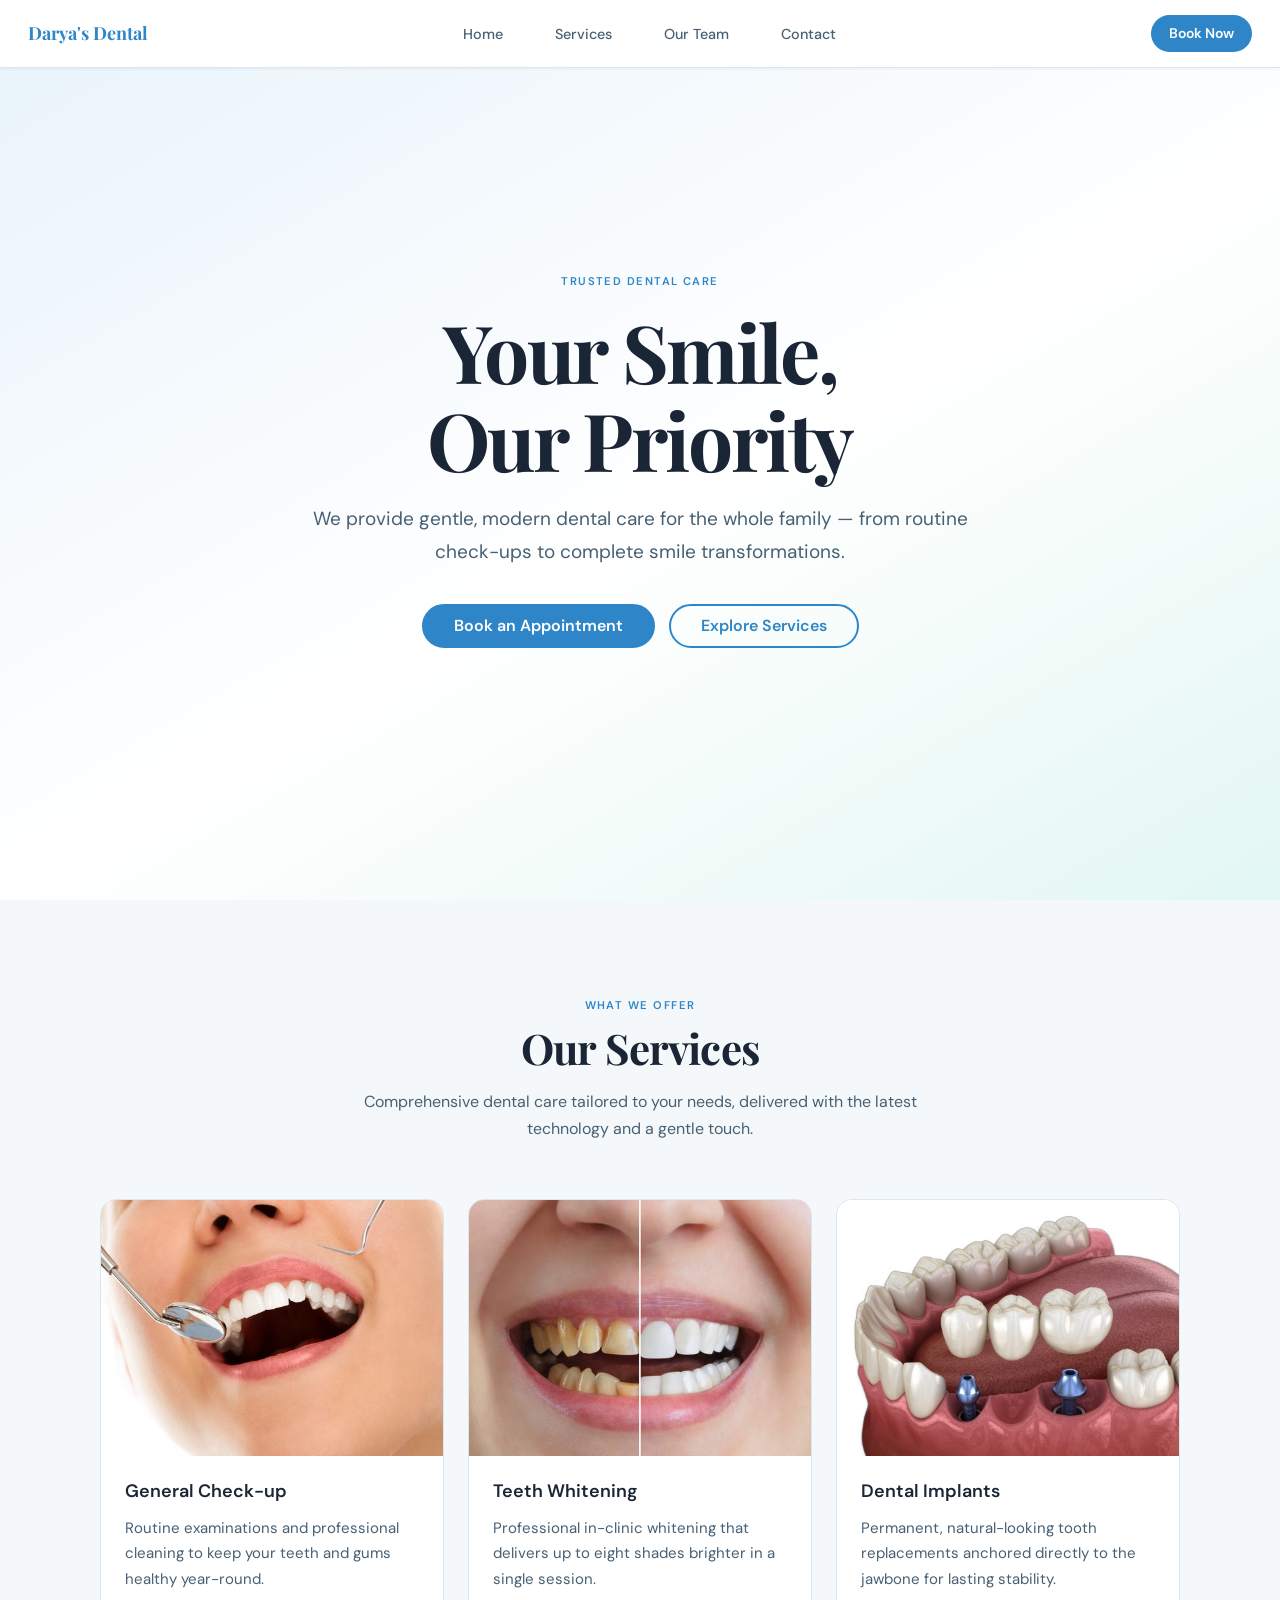
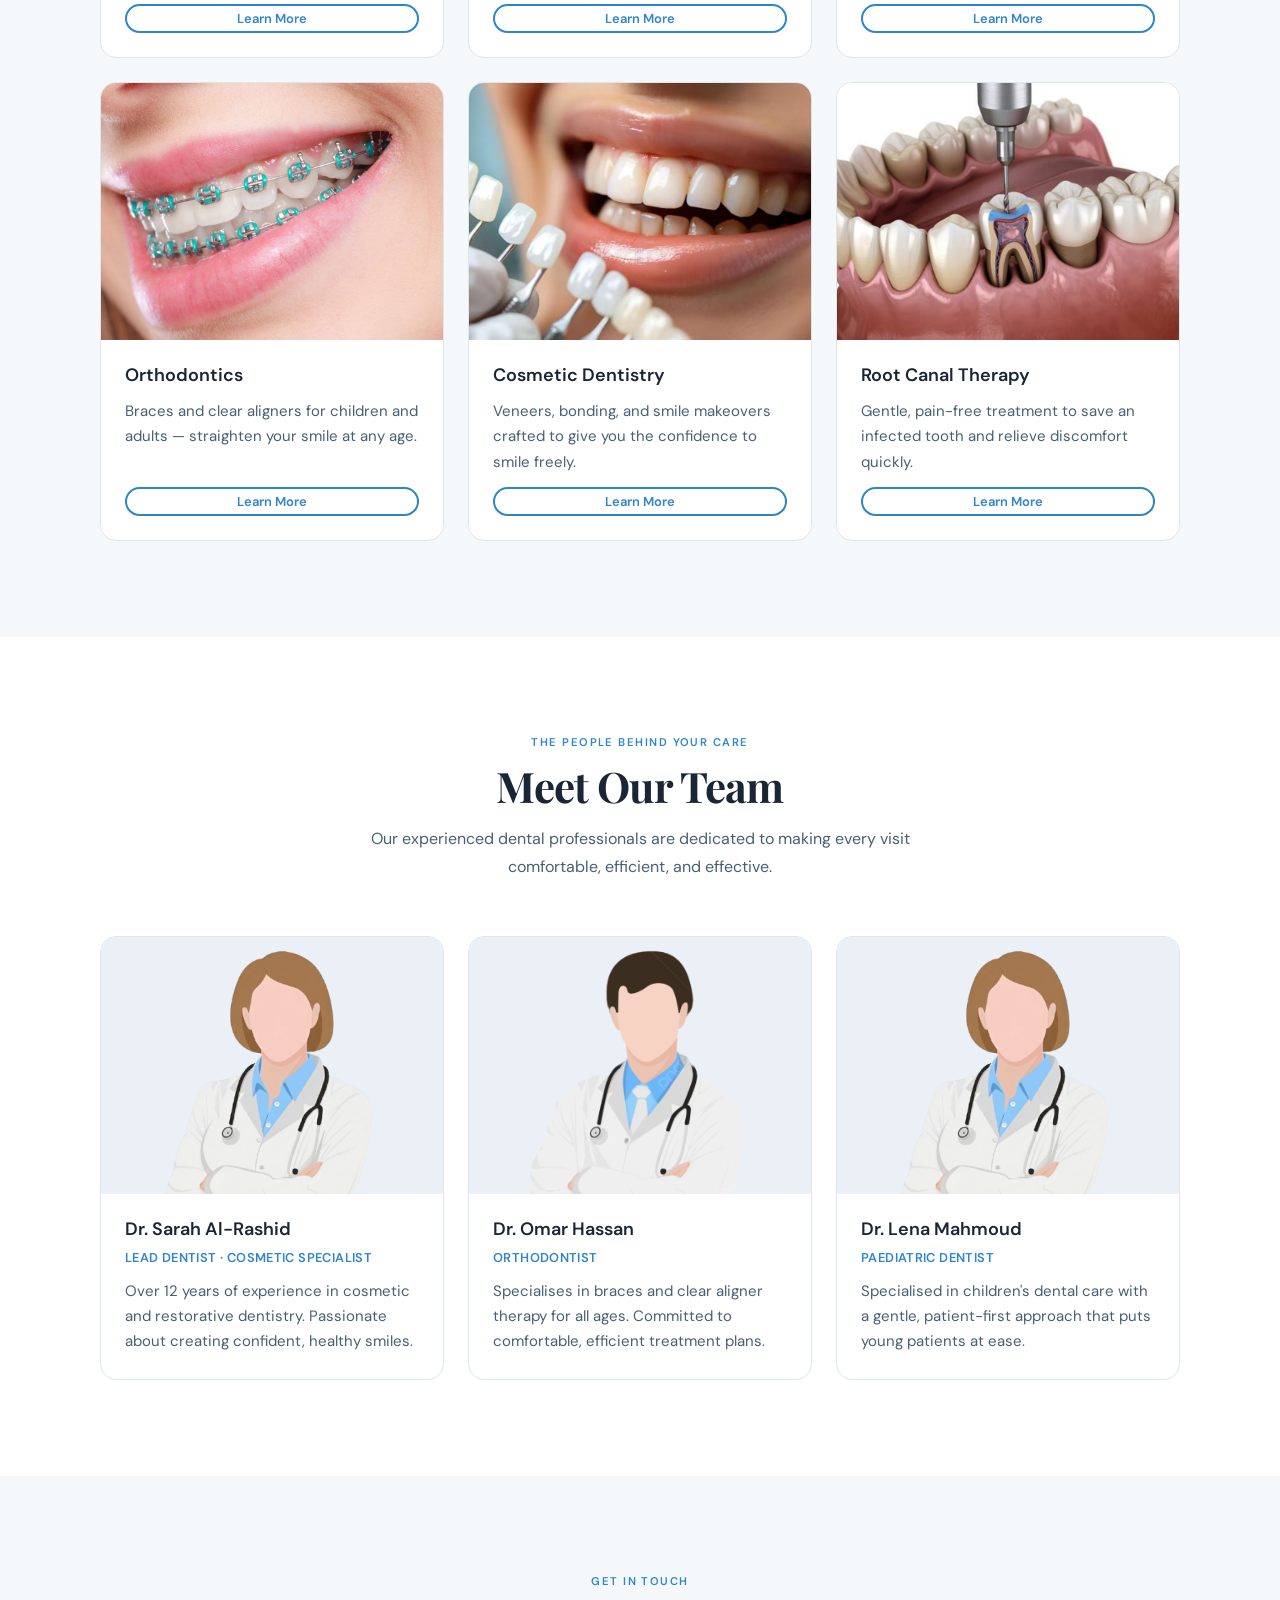
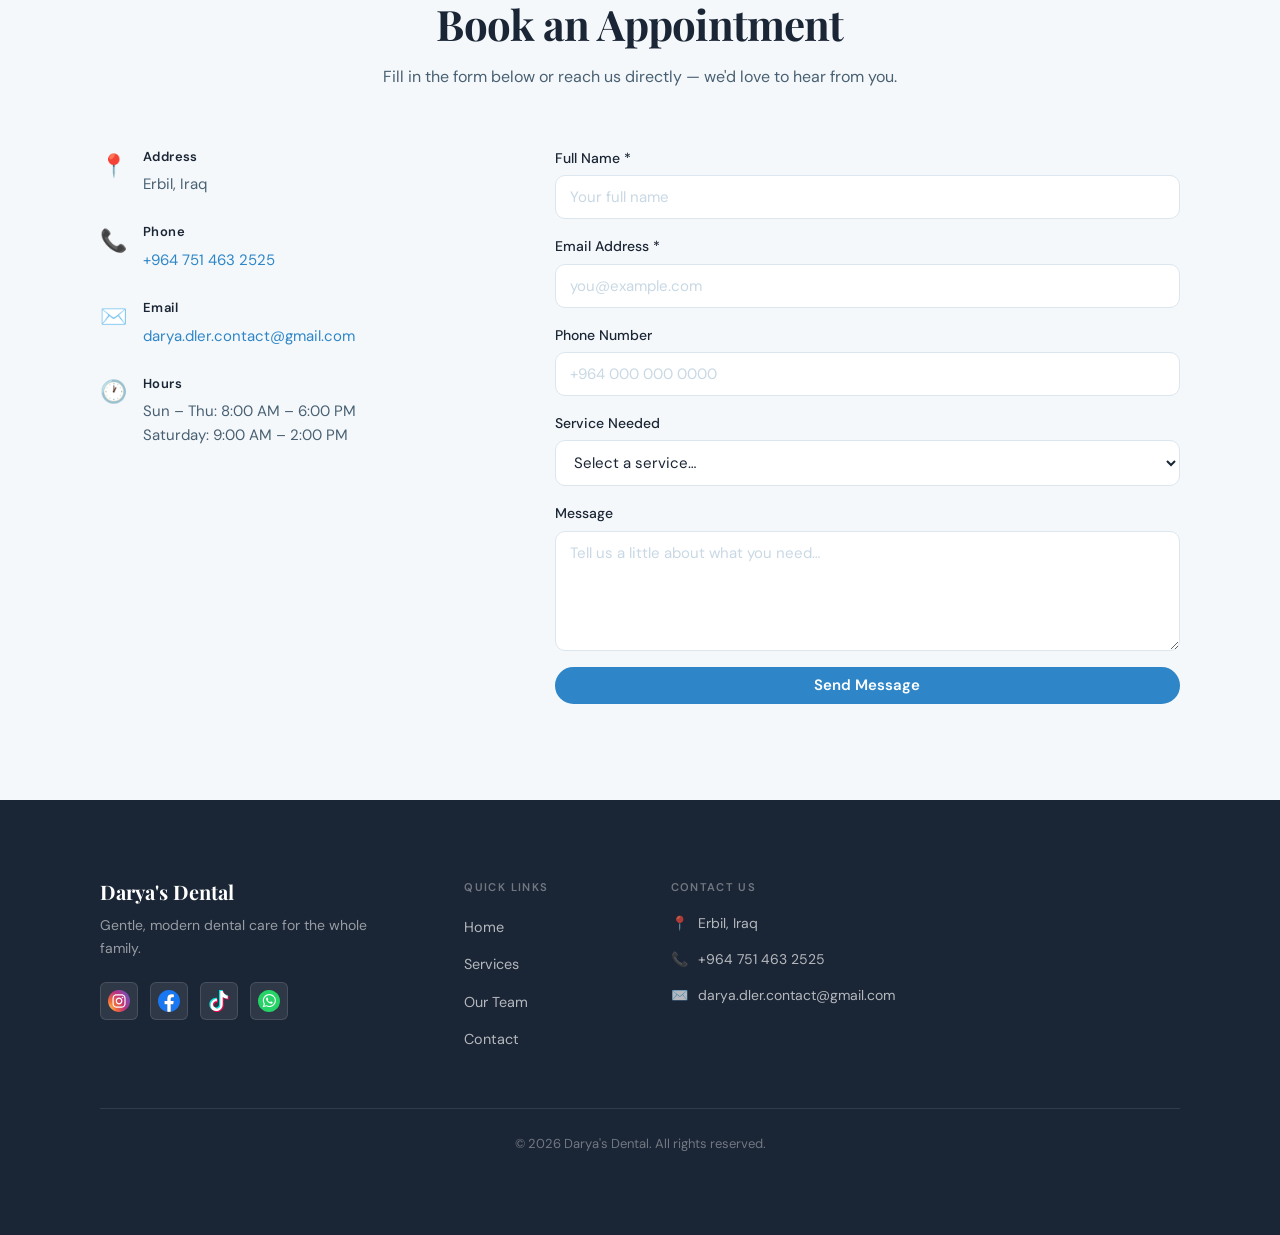
<file: index.html>
<!DOCTYPE html>
<html lang="en">
<head>
  <meta charset="UTF-8">
  <meta name="viewport" content="width=device-width, initial-scale=1.0">
  <meta name="description" content="Darya's Dental — gentle, modern dental care for the whole family. Whitening, implants, orthodontics and more.">
  <title>Darya's Dental</title>

  <!-- Fonts -->
  <link rel="preconnect" href="https://fonts.googleapis.com">
  <link rel="preconnect" href="https://fonts.gstatic.com" crossorigin>
  <link
    rel="stylesheet"
    href="https://fonts.googleapis.com/css2?family=Playfair+Display:wght@700&family=DM+Sans:opsz,wght@9..40,400;9..40,500;9..40,600&display=swap"
  >

  <link rel="stylesheet" href="css/main.css">
  <link rel="icon" type="image/webp" href="assets/icons/tooth-logo.webp">
</head>
<body>

  <!-- HEADER / NAV -->
  <header class="site-header">

    <nav class="nav-bar">

      <a href="#hero" class="logo">Darya's Dental</a>

      <ul class="nav-links">
        <li><a href="#hero">Home</a></li>
        <li><a href="#services">Services</a></li>
        <li><a href="#doctors">Our Team</a></li>
        <li><a href="#contact">Contact</a></li>
      </ul>

      <div class="nav-right-links">
        <a href="#contact" class="cta">Book Now</a>
      </div>

    </nav>

  </header>

  <!-- MAIN CONTENT -->
  <main>

    <!-- HERO -->
    <section id="hero" class="hero">
      <div class="container">
        <div class="hero__content">

          <p class="hero__eyebrow text-overline">Trusted dental care</p>

          <h1 class="hero__title">
            Your Smile,<br>Our Priority
          </h1>

          <p class="hero__subtitle">
            We provide gentle, modern dental care for the whole family —
            from routine check-ups to complete smile transformations.
          </p>

          <div class="hero__actions">
            <a href="#contact" class="btn btn--primary btn--lg">Book an Appointment</a>
            <a href="#services" class="btn btn--outline btn--lg">Explore Services</a>
          </div>

        </div>
      </div>
    </section>

    <!-- SERVICES -->
    <section id="services" class="section section--alt">
      <div class="container">

        <header class="section-header">
          <p class="text-overline">What we offer</p>
          <h2 class="section-header__title">Our Services</h2>
          <p class="section-header__lead">
            Comprehensive dental care tailored to your needs, delivered
            with the latest technology and a gentle touch.
          </p>
        </header>

        <div class="services-grid">

          <article class="service-card scroll-reveal" style="--card-index: 0">
            <div class="service-card__image-wrap">
               <img src="assets/images/services-general-checkup.jpg">
            </div>
            <div class="service-card__body">
              <h3 class="service-card__title">General Check-up</h3>
              <p class="service-card__desc">
                Routine examinations and professional cleaning to keep your
                teeth and gums healthy year-round.
              </p>
              <a href="#contact" class="btn btn--outline btn--sm">Learn More</a>
            </div>
          </article>

          <article class="service-card scroll-reveal" style="--card-index: 1">
            <div class="service-card__image-wrap">
               <img src="assets/images/services-teeth-whitening.jpg">
            </div>
            <div class="service-card__body">
              <h3 class="service-card__title">Teeth Whitening</h3>
              <p class="service-card__desc">
                Professional in-clinic whitening that delivers up to
                eight shades brighter in a single session.
              </p>
              <a href="#contact" class="btn btn--outline btn--sm">Learn More</a>
            </div>
          </article>

          <article class="service-card scroll-reveal" style="--card-index: 2">
            <div class="service-card__image-wrap">
              <img src="assets/images/services-dental-implants.jpg">
            </div>
            <div class="service-card__body">
              <h3 class="service-card__title">Dental Implants</h3>
              <p class="service-card__desc">
                Permanent, natural-looking tooth replacements anchored
                directly to the jawbone for lasting stability.
              </p>
              <a href="#contact" class="btn btn--outline btn--sm">Learn More</a>
            </div>
          </article>

          <article class="service-card scroll-reveal" style="--card-index: 3">
            <div class="service-card__image-wrap">
               <img src="assets/images/services-orthodontics.jpg">
            </div>
            <div class="service-card__body">
              <h3 class="service-card__title">Orthodontics</h3>
              <p class="service-card__desc">
                Braces and clear aligners for children and adults —
                straighten your smile at any age.
              </p>
              <a href="#contact" class="btn btn--outline btn--sm">Learn More</a>
            </div>
          </article>

          <article class="service-card scroll-reveal" style="--card-index: 4">
            <div class="service-card__image-wrap">
               <img src="assets/images/services-cosmetic-dentristry.jpg">
            </div>
            <div class="service-card__body">
              <h3 class="service-card__title">Cosmetic Dentistry</h3>
              <p class="service-card__desc">
                Veneers, bonding, and smile makeovers crafted to give
                you the confidence to smile freely.
              </p>
              <a href="#contact" class="btn btn--outline btn--sm">Learn More</a>
            </div>
          </article>

          <article class="service-card scroll-reveal" style="--card-index: 5">
            <div class="service-card__image-wrap">
               <img src="assets/images/services-root-canal-therapy.jpg">
            </div>
            <div class="service-card__body">
              <h3 class="service-card__title">Root Canal Therapy</h3>
              <p class="service-card__desc">
                Gentle, pain-free treatment to save an infected tooth
                and relieve discomfort quickly.
              </p>
              <a href="#contact" class="btn btn--outline btn--sm">Learn More</a>
            </div>
          </article>

        </div>
      </div>
    </section>

    <!-- DOCTORS -->
    <section id="doctors" class="section">
      <div class="container">

        <header class="section-header">
          <p class="text-overline">The people behind your care</p>
          <h2 class="section-header__title">Meet Our Team</h2>
          <p class="section-header__lead">
            Our experienced dental professionals are dedicated to making
            every visit comfortable, efficient, and effective.
          </p>
        </header>

        <div class="doctors-grid">

          <article class="doctor-card scroll-reveal" style="--card-index: 0">
            <div class="doctor-card__photo-wrap">
              <img
                class="doctor-card__photo"
                src="assets/images/doctor-female.png"
                alt="Dr. Sarah Al-Rashid, Lead Dentist and Cosmetic Specialist"
                width="280"
                height="280"
                loading="lazy"
                decoding="async"
              >
            </div>
            <div class="doctor-card__body">
              <h3 class="doctor-card__name">Dr. Sarah Al-Rashid</h3>
              <p class="doctor-card__specialty">Lead Dentist · Cosmetic Specialist</p>
              <p class="doctor-card__bio">
                Over 12 years of experience in cosmetic and restorative dentistry.
                Passionate about creating confident, healthy smiles.
              </p>
            </div>
          </article>

          <article class="doctor-card scroll-reveal" style="--card-index: 1">
            <div class="doctor-card__photo-wrap">
              <img
                class="doctor-card__photo"
                src="assets/images/doctor-male.png"
                alt="Dr. Omar Hassan, Orthodontist"
                width="280"
                height="280"
                loading="lazy"
                decoding="async"
              >
            </div>
            <div class="doctor-card__body">
              <h3 class="doctor-card__name">Dr. Omar Hassan</h3>
              <p class="doctor-card__specialty">Orthodontist</p>
              <p class="doctor-card__bio">
                Specialises in braces and clear aligner therapy for all ages.
                Committed to comfortable, efficient treatment plans.
              </p>
            </div>
          </article>

          <article class="doctor-card scroll-reveal" style="--card-index: 2">
            <div class="doctor-card__photo-wrap">
              <img
                class="doctor-card__photo"
                src="assets/images/doctor-female.png"
                alt="Dr. Lena Mahmoud, Paediatric Dentist"
                width="280"
                height="280"
                loading="lazy"
                decoding="async"
              >
            </div>
            <div class="doctor-card__body">
              <h3 class="doctor-card__name">Dr. Lena Mahmoud</h3>
              <p class="doctor-card__specialty">Paediatric Dentist</p>
              <p class="doctor-card__bio">
                Specialised in children's dental care with a gentle,
                patient-first approach that puts young patients at ease.
              </p>
            </div>
          </article>

        </div>
      </div>
    </section>

    <!-- CONTACT -->
    <section id="contact" class="section section--alt">
      <div class="container">

        <header class="section-header">
          <p class="text-overline">Get in touch</p>
          <h2 class="section-header__title">Book an Appointment</h2>
          <p class="section-header__lead">
            Fill in the form below or reach us directly — we'd love to
            hear from you.
          </p>
        </header>

        <div class="contact-layout">

          <!-- Contact info -->
          <address class="contact-info">
            <ul class="contact-info__list">

              <li class="contact-info__item">
                <span class="contact-info__icon">📍</span>
                <div>
                  <strong class="contact-info__label">Address</strong>
                  <p>Erbil, Iraq</p>
                </div>
              </li>

              <li class="contact-info__item">
                <span class="contact-info__icon">📞</span>
                <div>
                  <strong class="contact-info__label">Phone</strong>
                  <p><a href="tel:+9647514632525">+964 751 463 2525</a></p>
                </div>
              </li>

              <li class="contact-info__item">
                <span class="contact-info__icon">✉️</span>
                <div>
                  <strong class="contact-info__label">Email</strong>
                  <p><a href="mailto:darya.dler.contact@gmail.com">darya.dler.contact@gmail.com</a></p>
                </div>
              </li>

              <li class="contact-info__item">
                <span class="contact-info__icon">🕐</span>
                <div>
                  <strong class="contact-info__label">Hours</strong>
                  <p>Sun – Thu: 8:00 AM – 6:00 PM</p>
                  <p>Saturday: 9:00 AM – 2:00 PM</p>
                </div>
              </li>

            </ul>
          </address>

          <!-- Booking form -->
          <form
            class="contact-form"
            method="post"
            action="#"
          >
            <div class="field">
              <label for="contact-name">Full Name *</label>
              <input
                type="text"
                id="contact-name"
                name="name"
                placeholder="Your full name"
                autocomplete="name"
                required
              >
            </div>

            <div class="field">
              <label for="contact-email">Email Address *</label>
              <input
                type="email"
                id="contact-email"
                name="email"
                placeholder="you@example.com"
                autocomplete="email"
                required
              >
            </div>

            <div class="field">
              <label for="contact-phone">Phone Number</label>
              <input
                type="tel"
                id="contact-phone"
                name="phone"
                placeholder="+964 000 000 0000"
                autocomplete="tel"
              >
            </div>

            <div class="field">
              <label for="contact-service">Service Needed</label>
              <select id="contact-service" name="service">
                <option value="">Select a service…</option>
                <option value="checkup">General Check-up</option>
                <option value="whitening">Teeth Whitening</option>
                <option value="implants">Dental Implants</option>
                <option value="orthodontics">Orthodontics</option>
                <option value="cosmetic">Cosmetic Dentistry</option>
                <option value="rootcanal">Root Canal</option>
                <option value="other">Other</option>
              </select>
            </div>

            <div class="field">
              <label for="contact-message">Message</label>
              <textarea
                id="contact-message"
                name="message"
                rows="4"
                placeholder="Tell us a little about what you need…"
              ></textarea>
            </div>

            <button type="submit" class="btn btn--primary btn--full">Send Message</button>
          </form>

        </div>
      </div>
    </section>

  </main>

  <!-- FOOTER -->
  <footer class="site-footer">
    <div class="container">

      <div class="footer-grid">

        <!-- Brand + social -->
        <div class="footer-brand">
          <p class="footer-brand__name">Darya's Dental</p>
          <p class="footer-brand__tagline">
            Gentle, modern dental care for the whole family.
          </p>
          <div class="footer-social">
            <a href="https://www.instagram.com">
              <img src="assets/icons/Instagram.svg" alt="Instagram" width="20" height="20">
            </a>
            <a href="https://www.facebook.com">
              <img src="assets/icons/Facebook.svg" alt="Facebook" width="20" height="20">
            </a>
            <a href="https://www.tiktok.com/en/">
              <img src="assets/icons/Tik Tok.svg" alt="TikTok" width="20" height="20">
            </a>
            <a href="https://web.whatsapp.com">
              <img src="assets/icons/WhatsApp.svg" alt="WhatsApp" width="20" height="20">
            </a>
          </div>
        </div>

        <!-- Quick links -->
        <nav class="footer-nav">
          <h3 class="footer-nav__title">Quick Links</h3>
          <ul>
            <li><a href="#hero">Home</a></li>
            <li><a href="#services">Services</a></li>
            <li><a href="#doctors">Our Team</a></li>
            <li><a href="#contact">Contact</a></li>
          </ul>
        </nav>

        <!-- Contact details -->
        <address class="footer-contact">
          <h3 class="footer-contact__title">Contact Us</h3>
          <ul>
            <li>
              <span>📍</span>
              <span>Erbil, Iraq</span>
            </li>
            <li>
              <span>📞</span>
              <a href="tel:+9647514532525">+964 751 463 2525</a>
            </li>
            <li>
              <span>✉️</span>
              <a href="mailto:darya.dler.contact@gmail.com">darya.dler.contact@gmail.com</a>
            </li>
          </ul>
        </address>

      </div>

      <div class="footer-bottom">
        <p>&copy; <script>document.write(new Date().getFullYear())</script> Darya's Dental. All rights reserved.</p>
      </div>

    </div>
  </footer>

</body>
</html>
</file>
<file: css/main.css>
/* main.css — imports only, in cascade order */

/* 1. Base — lowest specificity, broadest scope */
@import './base/reset.css';
@import './base/root.css';
@import './base/typography.css';

/* 2. Layout — structural patterns */
@import './layout/containers.css';
@import './layout/grid.css';
@import './layout/header.css';
@import './layout/footer.css';
@import './layout/sections.css';

/* 3. Components — reusable UI pieces */
@import './components/buttons.css';
@import './components/cards.css';
@import './components/nav.css';
@import './components/forms.css';
@import './components/hero.css';
</file>
